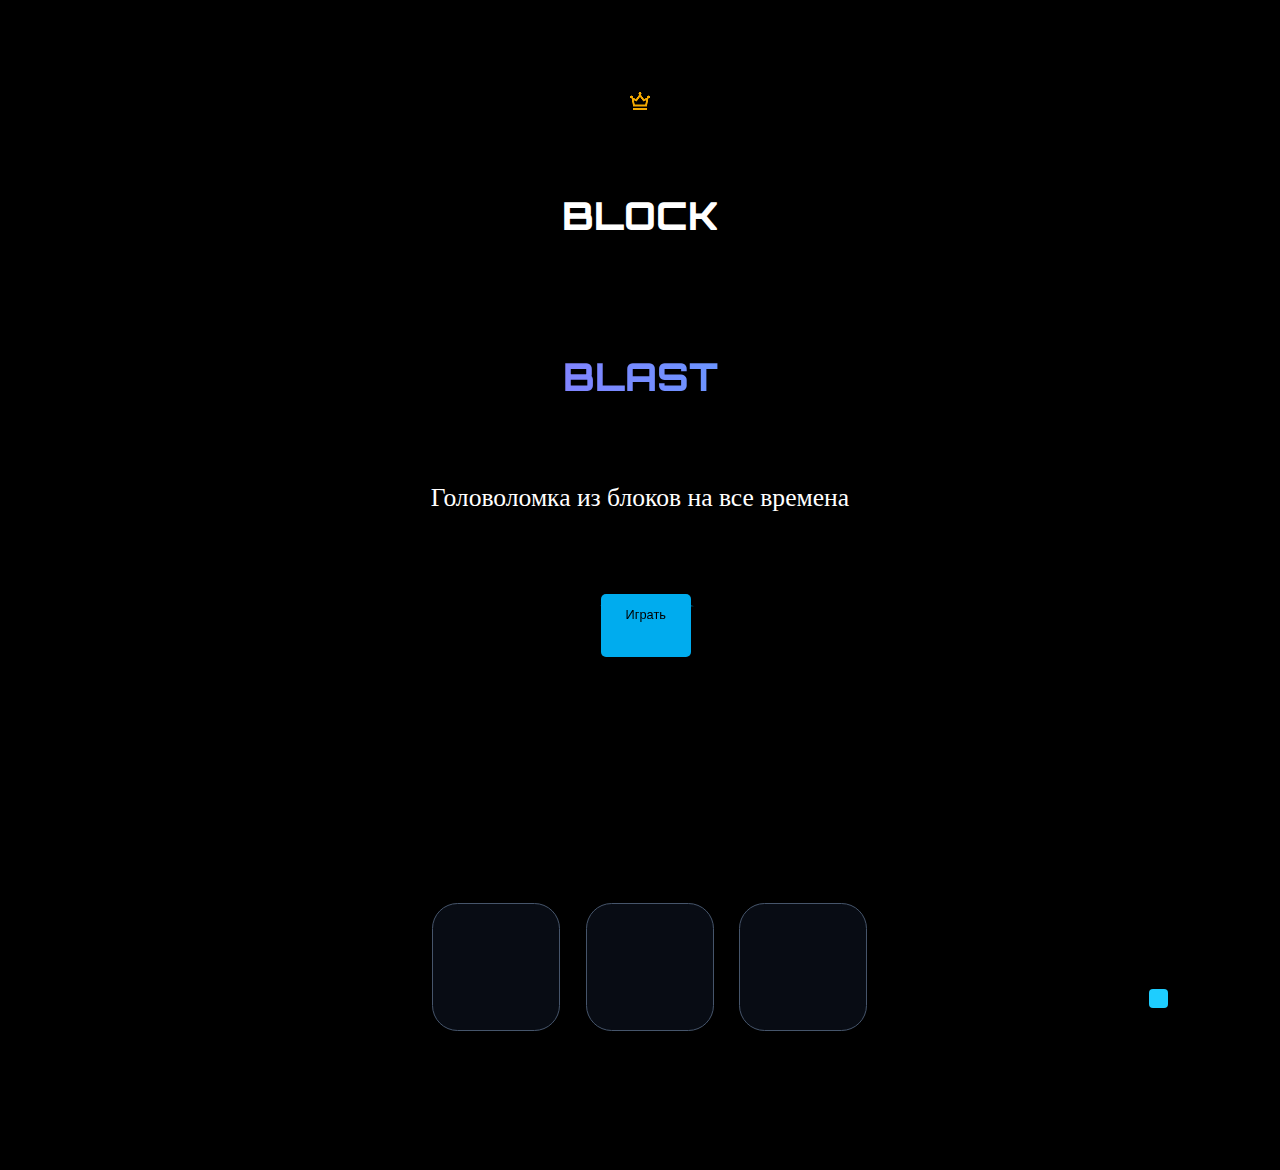
<file: index.html>
<!DOCTYPE html>
<html>
    <head>
        <link rel="stylesheet" href="style.css">
        <meta charset="UTF-8">
        <meta name="viewport" content="width=device-width, initial-scale=1.0">
        <title>Block_Blast</title>
        <!-- Yandex.Metrika counter -->
        <script type="text/javascript">
            (function(m,e,t,r,i,k,a){
                m[i]=m[i]||function(){(m[i].a=m[i].a||[]).push(arguments)};
                m[i].l=1*new Date();
                for (var j = 0; j < document.scripts.length; j++) {if (document.scripts[j].src === r) { return; }}
                k=e.createElement(t),a=e.getElementsByTagName(t)[0],k.async=1,k.src=r,a.parentNode.insertBefore(k,a)
            })(window, document,'script','https://mc.yandex.ru/metrika/tag.js?id=104671704', 'ym');
        
            ym(104671704, 'init', {ssr:true, webvisor:true, clickmap:true, ecommerce:"dataLayer", accurateTrackBounce:true, trackLinks:true});
        </script>
        <noscript><div><img src="https://mc.yandex.ru/watch/104671704" style="position:absolute; left:-9999px;" alt="" /></div></noscript>
        <!-- /Yandex.Metrika counter -->
        
    </head>
    <body>
        

        <div class="crown"><img src = 'crown.png'></div>

        <h1><span class="block">Block</span>
        <span class="blast block">Blast</span></h1>
        <p class="golo">Головоломка из блоков на все времена</p>

        <button class="glav"><span>Click!</span><span>Играть</span></button>
        <section class="section">
            <div class="stolbik">
                
            </div>
            <div class="stolbik2">

            </div>
            <div class="stolbik3">

            </div>
        <section>
            <div class="nix">
                <div class="kvad"></div>
                <div class="kvad2"></div>
                <div class="kvad3"></div>
            </div>
        </section>
        <script src='js.js'></script>
    </body>

</html>
</file>
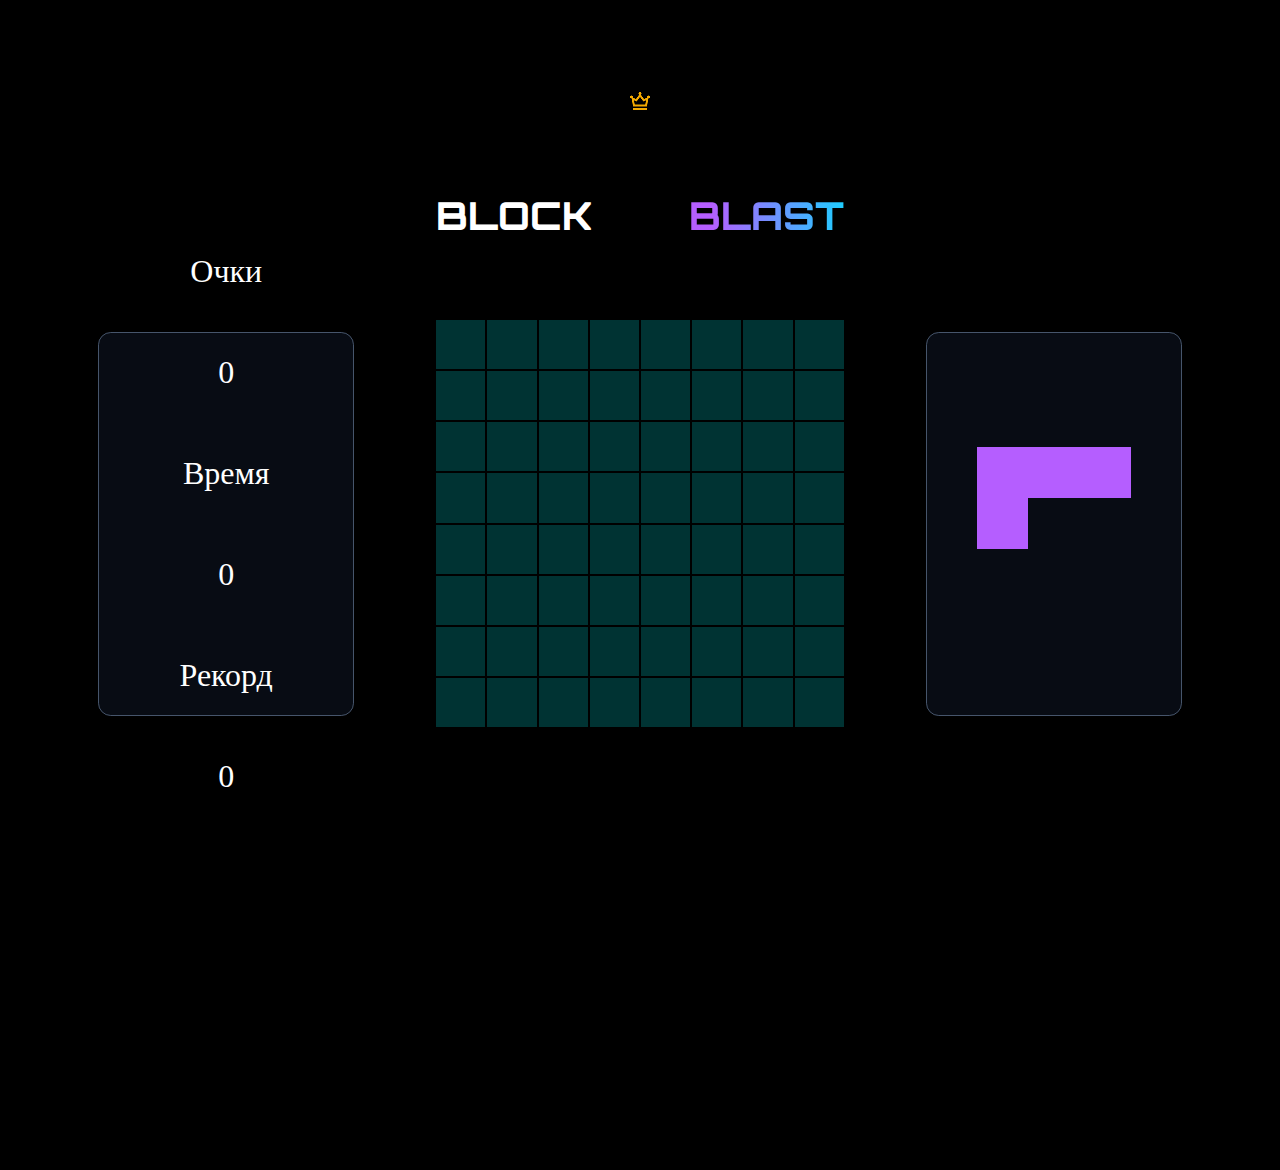
<file: Game.html>
<!DOCTYPE html>
<html>
    <head>

        <link rel="stylesheet" href="style1.css">
        <meta charset="UTF-8">
        <meta name="viewport" content="width=device-width, initial-scale=1.0">
        <title>Block_Blast</title>
        <!-- Yandex.Metrika counter -->
        <script type="text/javascript">
            (function(m,e,t,r,i,k,a){
                m[i]=m[i]||function(){(m[i].a=m[i].a||[]).push(arguments)};
                m[i].l=1*new Date();
                for (var j = 0; j < document.scripts.length; j++) {if (document.scripts[j].src === r) { return; }}
                k=e.createElement(t),a=e.getElementsByTagName(t)[0],k.async=1,k.src=r,a.parentNode.insertBefore(k,a)
            })(window, document,'script','https://mc.yandex.ru/metrika/tag.js?id=104671704', 'ym');
        
            ym(104671704, 'init', {ssr:true, webvisor:true, clickmap:true, ecommerce:"dataLayer", accurateTrackBounce:true, trackLinks:true});
        </script>
        <noscript><div><img src="https://mc.yandex.ru/watch/104671704" style="position:absolute; left:-9999px;" alt="" /></div></noscript>
        <!-- /Yandex.Metrika counter -->
    </head>
    <body>
        <div class="crown123"><img src = 'crown.png'></div>



        <h1><span class="block">Block</span>
        <span class="blast block">Blast</span></h1>
        
        <section class="section">
            <div class="stolbik">
                <p>Очки</p>
                <p id="lochki">0</p>
                <p>Время</p>
                <p id="time">0</p>
                <p>Рекорд</p>
                <p id="record">0</p>
            </div>

            <div class="grid"></div>
            <div class="stolbik">
  
            </div>
            
        </section>
        
        
        <script src='script.js'></script>
    </body>

</html>
</file>
<file: style.css>
@import url('https://fonts.googleapis.com/css2?family=PT+Sans:ital,wght@0,400;0,700;1,400;1,700&display=swap');
@import url('https://fonts.googleapis.com/css2?family=Orbitron:wght@400..900&display=swap');

body {
    width: 100vw;

    height: 120vh;
    margin: 0;
    padding: 0;
    background-color: rgb(0, 0, 0);
    /*background: url('block.jpg');*/
    /*max-width: 1920px;*/
}



.glav {
    display: flex;
    justify-content: center;
    align-items: center;
    margin-left: 47vw;
    margin-top: 5vh;
    width: 7vw;
    height: 7vh;
    border-radius: 1.5vw;
    font-size: 1vw;
    border: none;

    padding: 10px 25px;
    font-weight: 500;
    background: transparent;
    cursor: pointer;
    transition: all 0.3s ease;
    position: relative;
    display: inline-block;
    outline: none;

    right: 2%;
    bottom: 2%;
    box-shadow: none;
    line-height: 42px;
    -webkit-perspective: 230px;
    perspective: 20%;
  
}
.glav span {
    background: rgb(0,172,238);
    
    display: block;
    position: absolute;
    width: 7vw;
    height: 7vh;
    
    border-radius: 5px;
    margin:0;
    text-align: center;
    -webkit-box-sizing: border-box;
    -moz-box-sizing: border-box;
    box-sizing: border-box;
    -webkit-transition: all .3s;
    transition: all .3s;
}
.glav span:nth-child(1) {
    -webkit-transform: rotateX(90deg);
    -moz-transform: rotateX(90deg);
    transform: rotateX(90deg);
    -webkit-transform-origin: 50% 50% -20px;
    -moz-transform-origin: 50% 50% -20px;
    transform-origin: 50% 50% -20px;
}
.glav span:nth-child(2) {
    -webkit-transform: rotateX(0deg);
    -moz-transform: rotateX(0deg);
    transform: rotateX(0deg);
    -webkit-transform-origin: 50% 50% -20px;
    -moz-transform-origin: 50% 50% -20px;
    transform-origin: 50% 50% -20px;
}
.glav:hover span:nth-child(1) {
    -webkit-transform: rotateX(0deg);
    -moz-transform: rotateX(0deg);
    transform: rotateX(0deg);
    perspective: 0%;
}
.glav:hover span:nth-child(2) {
    color: transparent;
    -webkit-transform: rotateX(-90deg);
    -moz-transform: rotateX(-90deg);
    transform: rotateX(-90deg);
    perspective: 0%;
}




.glav:hover {
    cursor: pointer;
}

.block {

    display: flex;
    justify-content:center;
    align-items: center;
    
    font-size: 3vw;
    color: white;
    font-family: 'Orbitron';
    font-style: normal;
    font-weight: 800;
    /*font-size: 128px;*/
    line-height: 161px;
    /* identical to box height */
    text-align: center;
    text-transform: uppercase;
}


.blast {


    background: linear-gradient(270deg, #1ECDFF 0%, #B55EFF 85.58%);
    -webkit-background-clip: text;
    -webkit-text-fill-color: transparent;
    background-clip: text;
    text-fill-color: transparent;

}

.crown{
    display: flex;
    justify-content: center;
    align-items: center;

    margin-top: 10vh;
}


.golo {
    color: white;
    display: flex;
    justify-content: center;
    align-items: center;
    font-size: 2vw;
    font-family: 'Fira Sans';
}

.section {
    display: flex;
    justify-content: center;
    align-items: center;
    gap: 2vw;
    margin-top: 20vw;
}
.stolbik {

    
    box-sizing: border-box;


    width: 10vw;
    height: 10vw;
    margin-left: 25vw;
    margin-bottom: 5vw;

    background: #080C14;
    border: 1px solid #46556B;
    border-radius: 2vw;


}

.stolbik2 {
    

    box-sizing: border-box;


    width: 10vw;
    height: 10vw;

    margin-bottom: 5vw;
    background: #080C14;
    border: 1px solid #46556B;
    border-radius: 2vw;


}

.stolbik3 {
    


    box-sizing: border-box;


    width: 10vw;
    height: 10vw;
    margin-right: 20vw;
    
    margin-bottom: 5vw;
    background: #080C14;
    border: 1px solid #46556B;
    border-radius: 2vw;


}

.nix {
    display: flex;
    justify-content: center;
    align-items: center;


}

.kvad {
    /* Rectangle 11 */




    width: 1.5vw;
    height: 1.5vw;
    

    background: #1ECDFF;
    border-radius: 4px;

}
</file>
<file: style1.css>
@import url('https://fonts.googleapis.com/css2?family=PT+Sans:ital,wght@0,400;0,700;1,400;1,700&display=swap');
@import url('https://fonts.googleapis.com/css2?family=Orbitron:wght@400..900&display=swap');

body {
    width: 100vw;
    height: 120vh;

    margin: 0;
    padding: 0;
    background-color: rgb(0, 0, 0);
    /*background: url('block.jpg');*/
    /*max-width: 1920px;*/
}





.block {
    
    font-size: 3vw;
    color: white;
    font-family: 'Orbitron';
    font-style: normal;
    font-weight: 800;
    /*font-size: 128px;*/
    line-height: 161px;
    /* identical to box height */
    text-align: center;
    text-transform: uppercase;
}


.blast {


    background: linear-gradient(270deg, #1ECDFF 0%, #B55EFF 85.58%);
    -webkit-background-clip: text;
    -webkit-text-fill-color: transparent;
    background-clip: text;
    text-fill-color: transparent;

}
.crown123 {
    display: flex;
    justify-content: center;
    align-items: center;

    margin-top: 10vh;
}

@media (orientation:landscape) and (max-width:1200px){
    .crown123{
        margin-top: 2vh;
    }
    .block{
        line-height: 20px;
    }
    .stolbik p{
        font-size: 1em;
    }
    .stolbik{
        font-size: 0.5em;
    }
    
}




.kletka {
    border: 1px solid black;
    box-sizing: border-box;


}


.kletka:hover {
    cursor: pointer;
    background: red;
}

.grid {
    display: grid;


    color: black;
    width: 32vw;
    height: 32vw;
    border: 1px solid black;
    background-color: aqua;
    opacity: 0.2;
    
}

h1 {
    display: flex;
    justify-content: center;
    align-items: center;
    gap: 3em;
}


.section {
    display: flex;
    justify-content: center;
    align-items: center;
    gap: 5em;
}

.stolbik {
    /* Rectangle 13 */

    box-sizing: border-box;
    display: flex;
    justify-content: center;
    align-items: center;
    flex-direction: column;
    width: 20vw;
    height: 30vw;

    background: #080C14;
    border: 1px solid #46556B;
    border-radius: 1vw;

}

.stolbik p{
    color: white;
    font-size: 2em;
    
    
}
@media (orientation:portrait){
    .stolbik p{

    font-size: 0.45em;
    }
    
    

}

.small {
    /* Group 10 */

    background-color: #B55EFF;
    width: 4vw;
    height: 4vw;


}

.lox {
    opacity: 0;
    width: 4vw;
    height: 4vw;
}


.detal {
    display: grid;
    grid-template-columns: repeat(3, 1fr);
    grid-template-rows: repeat(3, 1fr);
}
</file>
